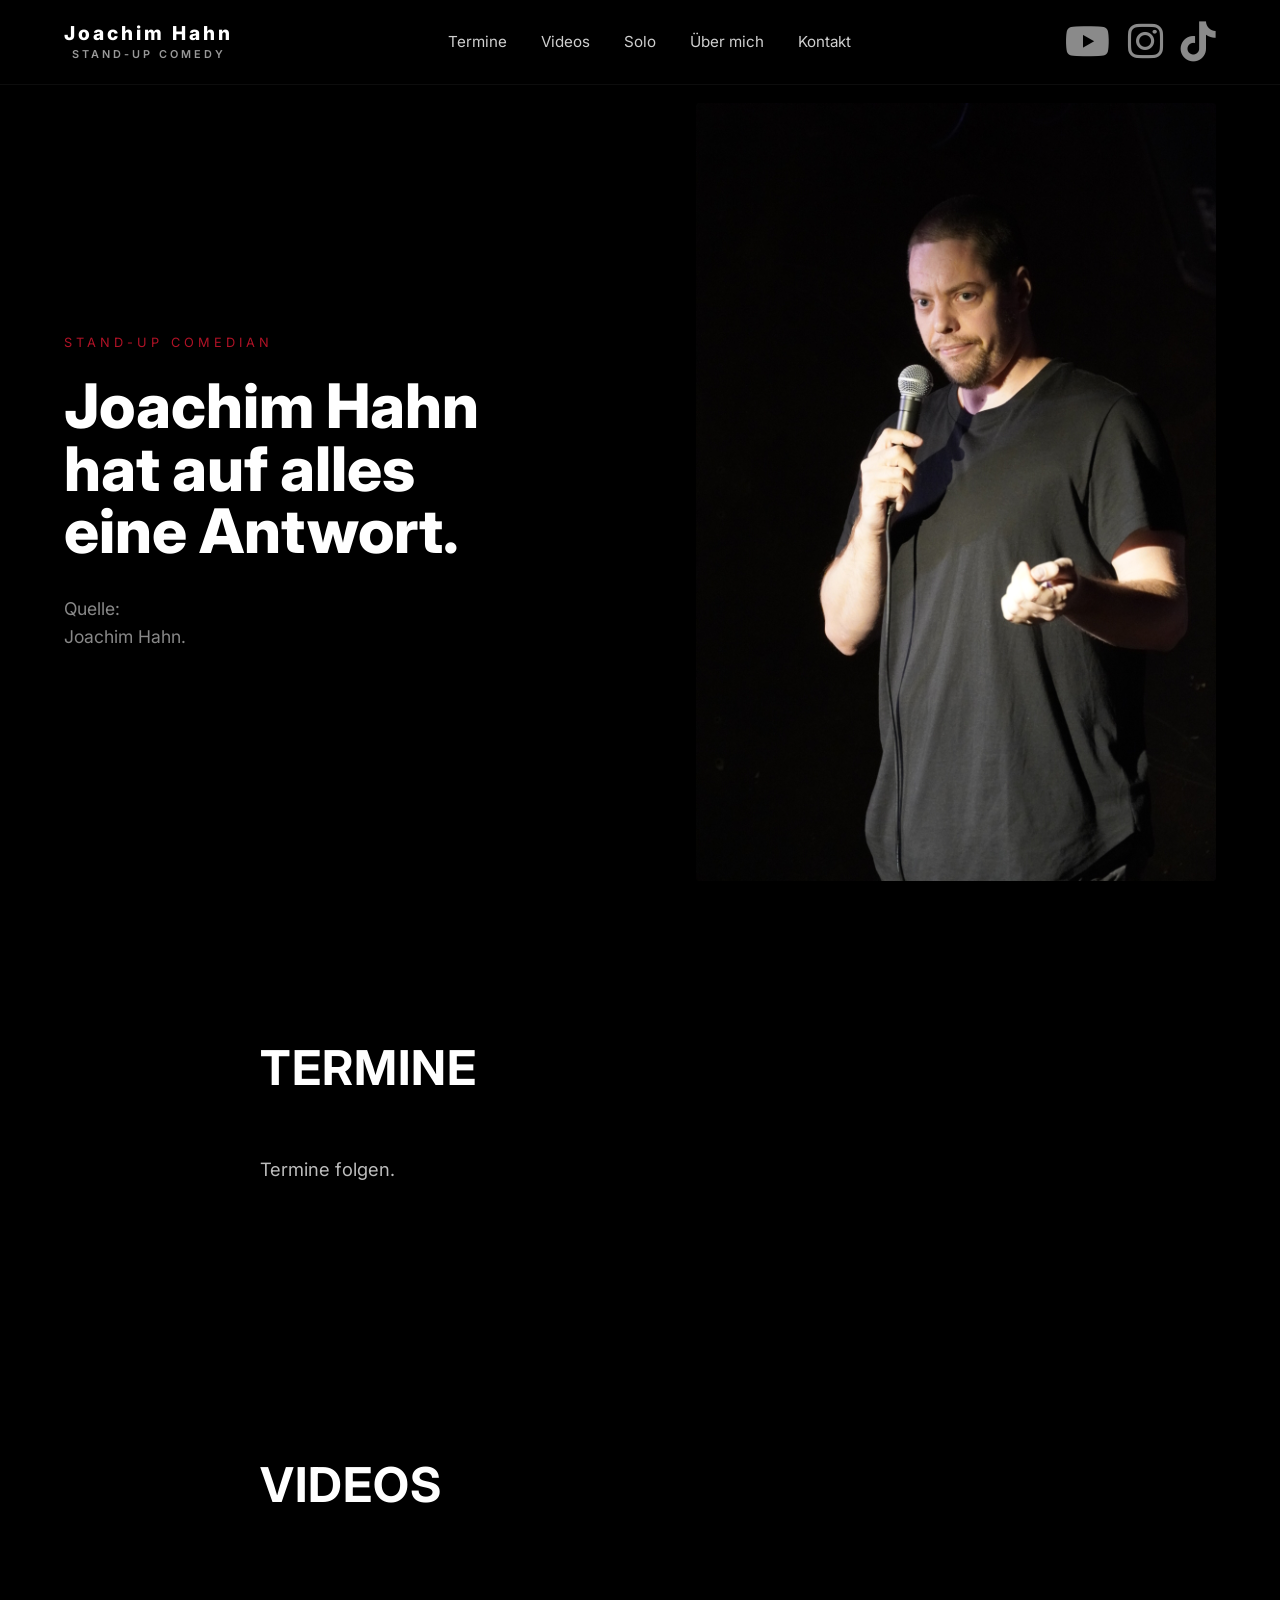
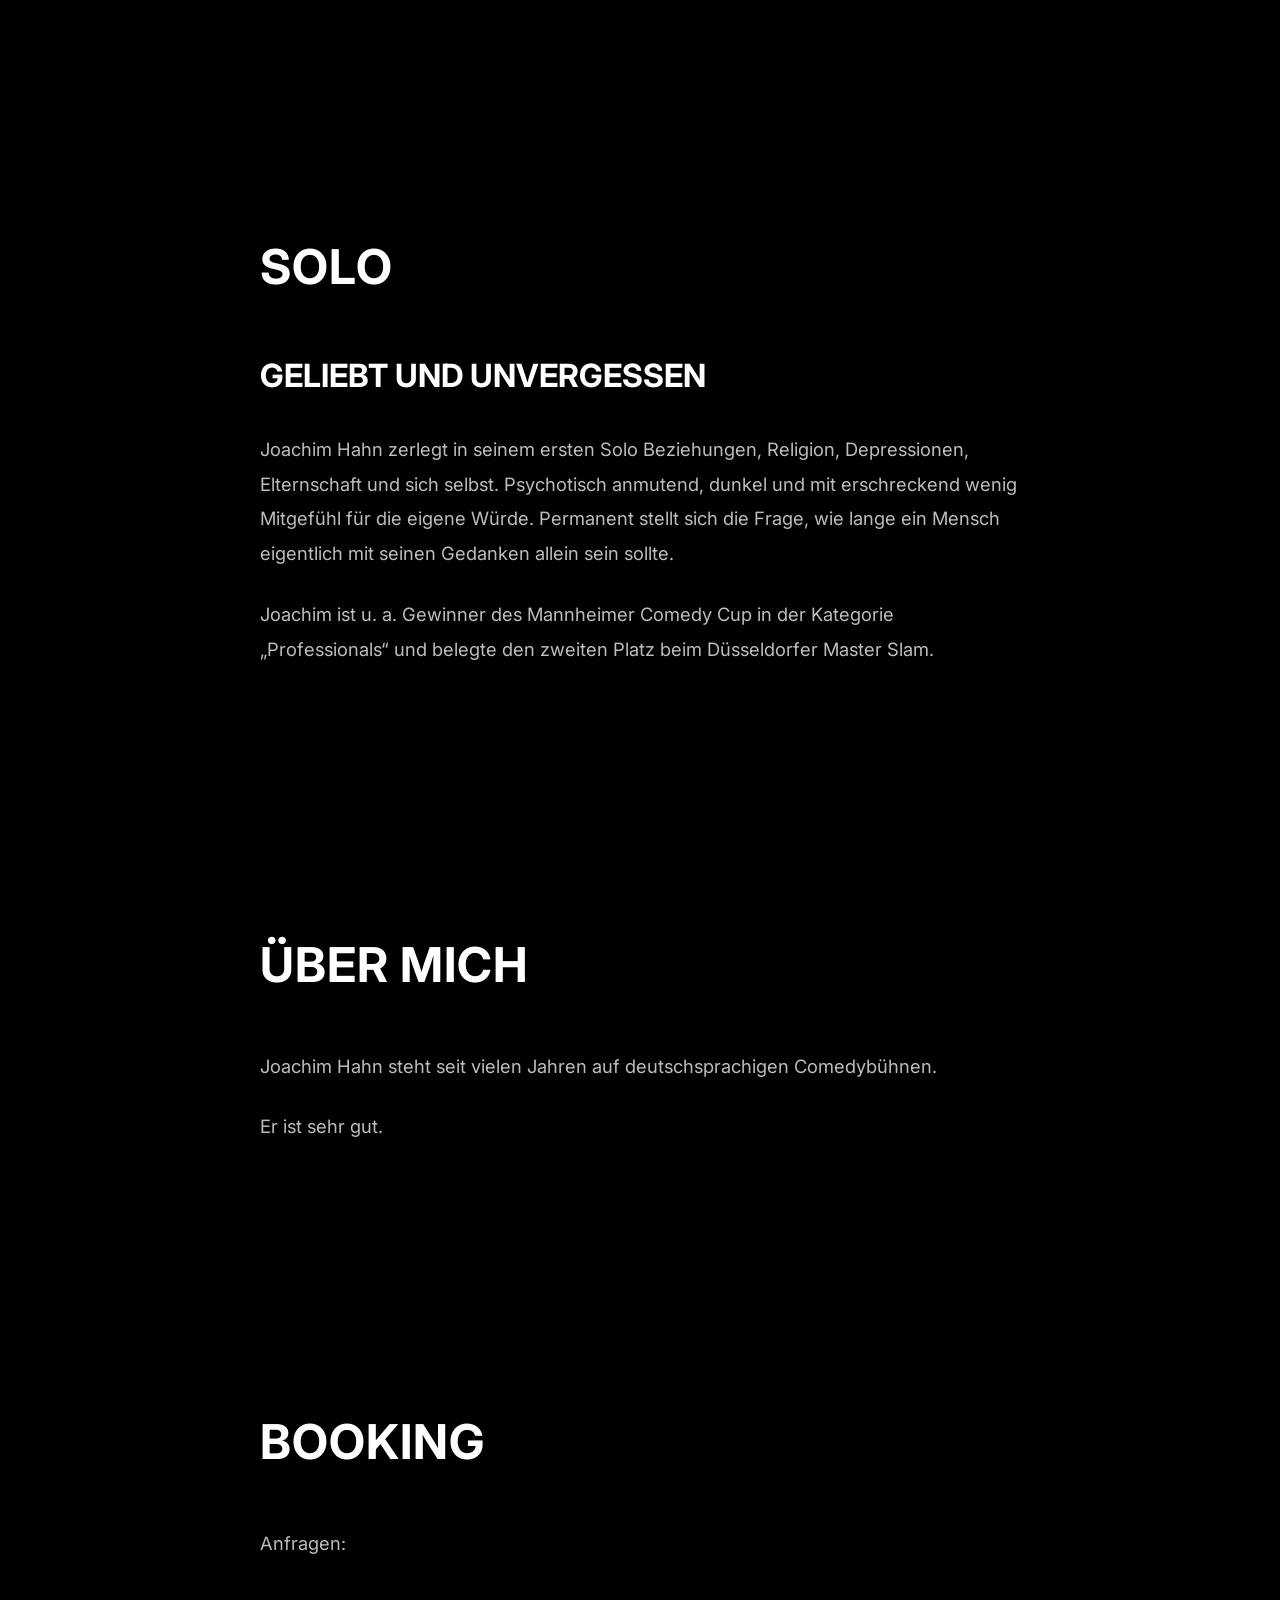
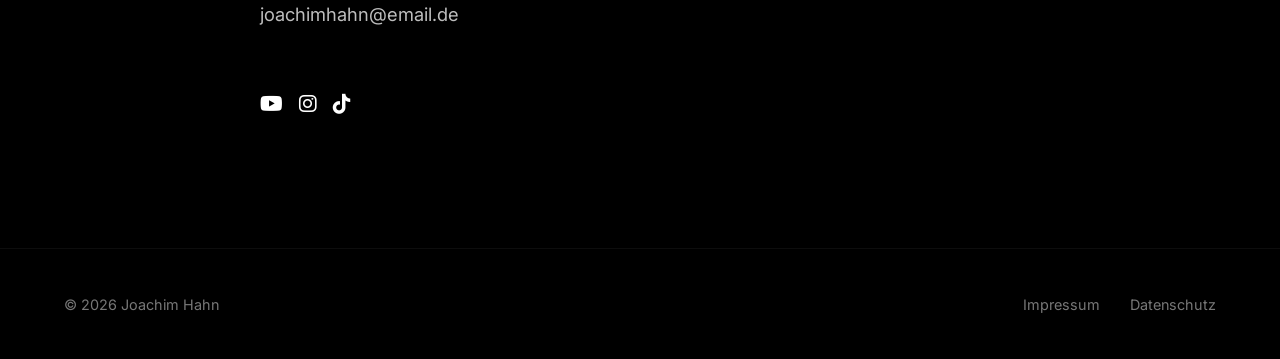
<file: index.html>
<!DOCTYPE html>
<html lang="de">

<head>

    <meta charset="UTF-8">
    <meta name="viewport" content="width=device-width, initial-scale=1.0">
    <meta name="description" content="Offizielle Website von Stand-up-Comedian Joachim Hahn. Termine, Videos und Booking.">

<meta name="google-site-verification" content="GJhhvcgu6PxmQcLxIPxDcZdOvM5nAawl3bdJXEnmdZo" />

    <title>Joachim Hahn | Stand-up Comedian</title>

    <link rel="preconnect" href="https://fonts.googleapis.com">
    <link rel="preconnect" href="https://fonts.gstatic.com" crossorigin>

    <link href="https://fonts.googleapis.com/css2?family=Inter:wght@300;400;500;600;700;800&display=swap"
        rel="stylesheet">

    <link rel="stylesheet" href="assets/css/style.css">

<link rel="stylesheet" href="https://cdnjs.cloudflare.com/ajax/libs/font-awesome/6.5.2/css/all.min.css">

<script type="application/ld+json">
{
  "@context": "https://schema.org",
  "@type": "Person",
  "name": "Joachim Hahn",
  "jobTitle": "Stand-up Comedian",
  "description": "Stand-up-Comedian aus Deutschland. Buchbar für Comedy-Shows.",
  "url": "https://joachimhahn.com",
  "image": "https://joachimhahn.com/img/hero.JPG",
  "email": "mailto:joachimhahn@email.de",
  "nationality": "German",
  "sameAs": [
    "https://www.instagram.com/hahn.solo.7/",
    "https://www.youtube.com/@joachimhahn",
    "https://www.tiktok.com/@joachimhahncomedy"
  ]
}
</script>

</head>

<body>

   <header>

    <div class="container header-inner">

        <a href="#" class="logo">
    <span>Joachim Hahn</span>
    <small>Stand-up Comedy</small>
</a>

        <nav>
            <a href="#termine">Termine</a>
            <a href="#videos">Videos</a>
            <a href="#solo">Solo</a>
            <a href="#about">Über mich</a>
            <a href="#kontakt">Kontakt</a>
        </nav>

        <div class="header-social">

<a href="https://youtube.com/joachimhahn">
    <i class="fa-brands fa-youtube" style="font-size:40px;"></i>
</a>

<a href="https://instagram.com/hahn.solo.7">
    <i class="fa-brands fa-instagram" style="font-size:40px;"></i>
</a>

<a href="https://tiktok.com/@joachimhahncomedy">
    <i class="fa-brands fa-tiktok" style="font-size:40px;"></i>
</a>

        </div>

    </div>

</header>



    <section class="hero">

        <div class="container hero-grid">

            <div>

                <p class="eyebrow">
                    STAND-UP COMEDIAN
                </p>

                <h1>
                    Joachim Hahn<br>
                    hat auf alles<br>
                    eine Antwort.
                </h1>

                <p class="source">
                    Quelle:<br>
                    Joachim Hahn.
                </p>

            </div>

            <div class="hero-image">

               <img src="assets/img/hero.JPG" alt="Joachim Hahn">

            </div>

        </div>

    </section>



    <section id="termine" class="section">

        <div class="container narrow">

            <h2>TERMINE</h2>

            <p>
                Termine folgen.
            </p>

        </div>

    </section>



    <section id="videos" class="section">

        <div class="container narrow">

            <h2>VIDEOS</h2>

            <!-- Hier kommen später deine YouTube-Videos hin -->

        </div>

    </section>



    <section id="solo" class="section">

    <div class="container narrow">

        <h2>SOLO</h2>

        <h3>GELIEBT UND UNVERGESSEN</h3>

        <p>
            Joachim Hahn zerlegt in seinem ersten Solo Beziehungen,
            Religion, Depressionen, Elternschaft und sich selbst.
            Psychotisch anmutend, dunkel und mit erschreckend wenig
            Mitgefühl für die eigene Würde. Permanent stellt sich die
            Frage, wie lange ein Mensch eigentlich mit seinen Gedanken
            allein sein sollte.
        </p>

        <br>

        <p>
            Joachim ist u.&nbsp;a. Gewinner des Mannheimer Comedy Cup
            in der Kategorie „Professionals“ und belegte den zweiten
            Platz beim Düsseldorfer Master Slam.
        </p>

    </div>

</section>

    <section id="about" class="section">

        <div class="container narrow">

            <h2>ÜBER MICH</h2>

            <p>
                Joachim Hahn steht seit vielen Jahren auf
                deutschsprachigen Comedybühnen.
            </p>

            <br>

            <p>
                Er ist sehr gut.
            </p>

        </div>

    </section>



    <section id="kontakt" class="section">

        <div class="container narrow">

            <h2>BOOKING</h2>

            <p>
                Anfragen:
            </p>

            <br>

            <p>
                <a href="mailto:joachimhahn@email.de">
                    joachimhahn@email.de
                </a>
            </p>

            <br><br>

            <div class="social-links">

<a href="https://youtube.com/joachimhahn" style="margin-right:12px;">
    <i class="fa-brands fa-youtube" style="font-size:20px;"></i>
</a>

<a href="https://instagram.com/hahn.solo.7" style="margin-right:12px;">
    <i class="fa-brands fa-instagram" style="font-size:20px;"></i>
</a>

<a href="https://tiktok.com/@joachimhahncomedy">
    <i class="fa-brands fa-tiktok" style="font-size:20px;"></i>
</a>

            </div>

        </div>

    </section>



    <footer>

        <div class="container footer">

            <p>
                © 2026 Joachim Hahn
            </p>

            <div>

<a href="impressum.html">Impressum</a>

<a href="datenschutz.html">Datenschutz</a>

            </div>

        </div>

    </footer>
<script>
const observer = new IntersectionObserver((entries) => {
    entries.forEach(entry => {
        if(entry.isIntersecting){
            entry.target.classList.add("show");
        }
    });
},{
    threshold:0.15
});

document.querySelectorAll(".section").forEach(section=>{
    observer.observe(section);
});
</script>
</body>

</html>
</file>
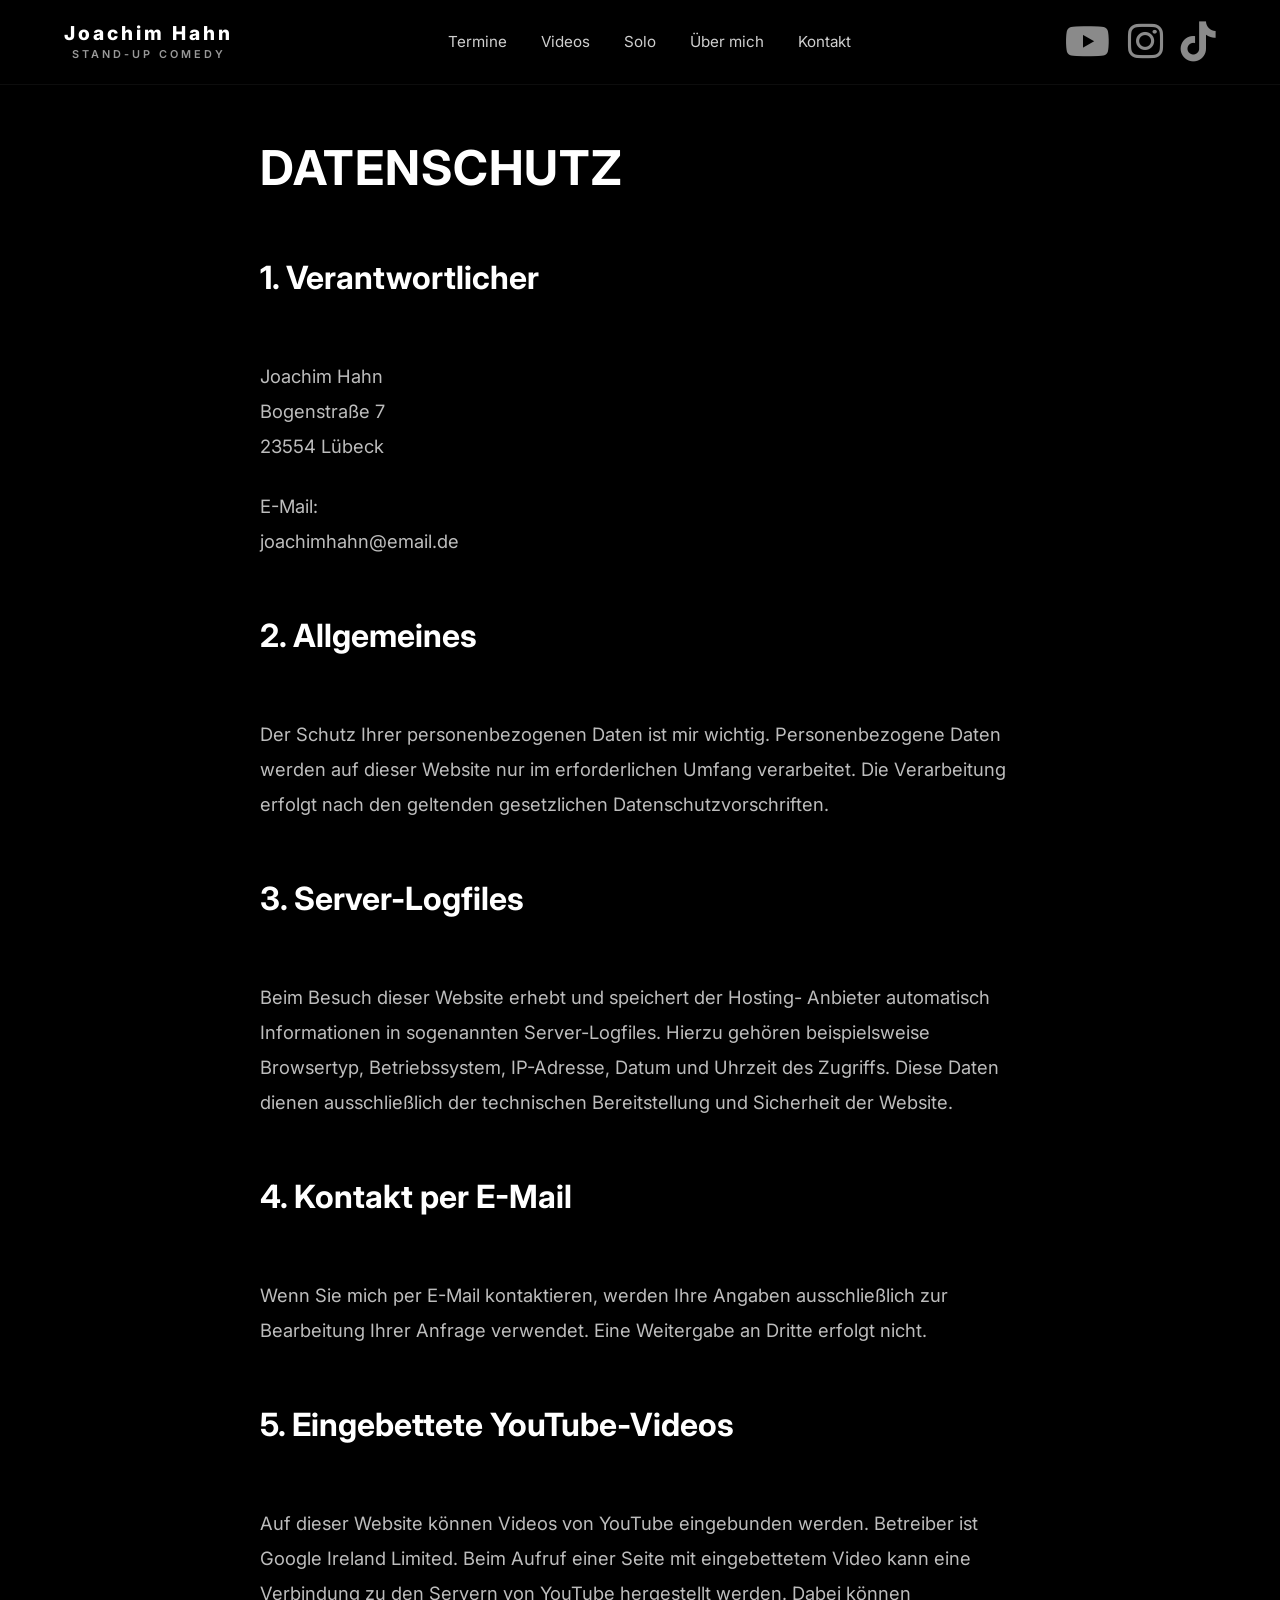
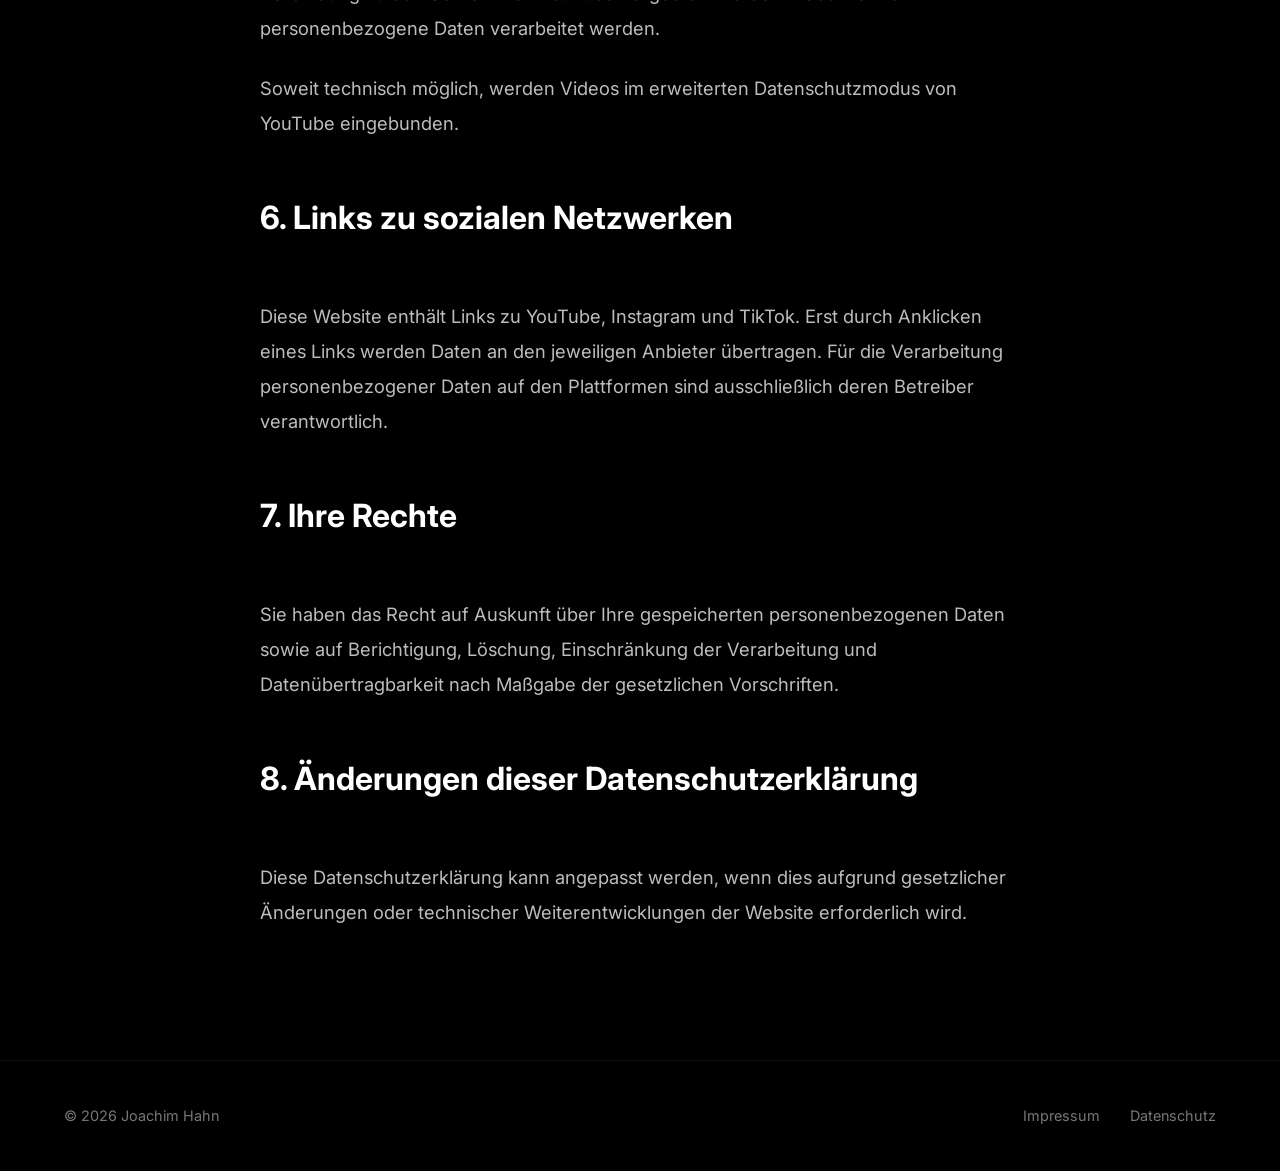
<file: datenschutz.html>
<!DOCTYPE html>
<html lang="de">

<head>

    <meta charset="UTF-8">
    <meta name="viewport" content="width=device-width, initial-scale=1.0">

    <title>Datenschutz | Joachim Hahn</title>

    <link rel="preconnect" href="https://fonts.googleapis.com">
    <link rel="preconnect" href="https://fonts.gstatic.com" crossorigin>

    <link href="https://fonts.googleapis.com/css2?family=Inter:wght@300;400;500;600;700;800&display=swap"
        rel="stylesheet">

    <link rel="stylesheet" href="assets/css/style.css">

    <link rel="stylesheet"
        href="https://cdnjs.cloudflare.com/ajax/libs/font-awesome/6.5.2/css/all.min.css">

</head>

<body>

    <header>

        <div class="container header-inner">

            <a href="index.html" class="logo">
    <span>Joachim Hahn</span>
    <small>Stand-up Comedy</small>
</a>

            <nav>
                <a href="index.html#termine">Termine</a>
                <a href="index.html#videos">Videos</a>
                <a href="index.html#solo">Solo</a>
                <a href="index.html#about">Über mich</a>
                <a href="index.html#kontakt">Kontakt</a>
            </nav>

            <div class="header-social">

                <a href="https://youtube.com/joachimhahn">
                    <i class="fa-brands fa-youtube" style="font-size:40px;"></i>
                </a>

                <a href="https://instagram.com/hahn.solo.7">
                    <i class="fa-brands fa-instagram" style="font-size:40px;"></i>
                </a>

                <a href="https://tiktok.com/@joachimhahncomedy">
                    <i class="fa-brands fa-tiktok" style="font-size:40px;"></i>
                </a>

            </div>

        </div>

    </header>

<main class="legal-page">
<section class="section legal-section">

        <div class="container narrow">

            <h2>DATENSCHUTZ</h2>

            <h3>1. Verantwortlicher</h3>

            <br>

            <p>
                Joachim Hahn<br>
                Bogenstraße 7<br>
                23554 Lübeck
            </p>

            <br>

            <p>
                E-Mail:<br>
                <a href="mailto:joachimhahn@email.de">
                    joachimhahn@email.de
                </a>
            </p>

            <br><br>

            <h3>2. Allgemeines</h3>

            <br>

            <p>
                Der Schutz Ihrer personenbezogenen Daten ist mir wichtig.
                Personenbezogene Daten werden auf dieser Website nur im
                erforderlichen Umfang verarbeitet. Die Verarbeitung erfolgt
                nach den geltenden gesetzlichen Datenschutzvorschriften.
            </p>

            <br><br>

            <h3>3. Server-Logfiles</h3>

            <br>

            <p>
                Beim Besuch dieser Website erhebt und speichert der Hosting-
                Anbieter automatisch Informationen in sogenannten
                Server-Logfiles. Hierzu gehören beispielsweise Browsertyp,
                Betriebssystem, IP-Adresse, Datum und Uhrzeit des Zugriffs.
                Diese Daten dienen ausschließlich der technischen
                Bereitstellung und Sicherheit der Website.
            </p>

            <br><br>

            <h3>4. Kontakt per E-Mail</h3>

            <br>

            <p>
                Wenn Sie mich per E-Mail kontaktieren, werden Ihre Angaben
                ausschließlich zur Bearbeitung Ihrer Anfrage verwendet.
                Eine Weitergabe an Dritte erfolgt nicht.
            </p>

            <br><br>

            <h3>5. Eingebettete YouTube-Videos</h3>

            <br>

            <p>
                Auf dieser Website können Videos von YouTube eingebunden
                werden. Betreiber ist Google Ireland Limited.
                Beim Aufruf einer Seite mit eingebettetem Video kann eine
                Verbindung zu den Servern von YouTube hergestellt werden.
                Dabei können personenbezogene Daten verarbeitet werden.
            </p>

            <br>

            <p>
                Soweit technisch möglich, werden Videos im erweiterten
                Datenschutzmodus von YouTube eingebunden.
            </p>

            <br><br>

            <h3>6. Links zu sozialen Netzwerken</h3>

            <br>

            <p>
                Diese Website enthält Links zu YouTube, Instagram und TikTok.
                Erst durch Anklicken eines Links werden Daten an den jeweiligen
                Anbieter übertragen. Für die Verarbeitung personenbezogener
                Daten auf den Plattformen sind ausschließlich deren Betreiber
                verantwortlich.
            </p>

            <br><br>

            <h3>7. Ihre Rechte</h3>

            <br>

            <p>
                Sie haben das Recht auf Auskunft über Ihre gespeicherten
                personenbezogenen Daten sowie auf Berichtigung, Löschung,
                Einschränkung der Verarbeitung und Datenübertragbarkeit nach
                Maßgabe der gesetzlichen Vorschriften.
            </p>

            <br><br>

            <h3>8. Änderungen dieser Datenschutzerklärung</h3>

            <br>

            <p>
                Diese Datenschutzerklärung kann angepasst werden, wenn dies
                aufgrund gesetzlicher Änderungen oder technischer
                Weiterentwicklungen der Website erforderlich wird.
            </p>

        </div>

    </section>
</main>
    <footer>

        <div class="container footer">

            <p>
                © 2026 Joachim Hahn
            </p>

            <div>

                <a href="impressum.html">Impressum</a>

                <a href="datenschutz.html">Datenschutz</a>

            </div>

        </div>

    </footer>

</body>

</html>
</file>
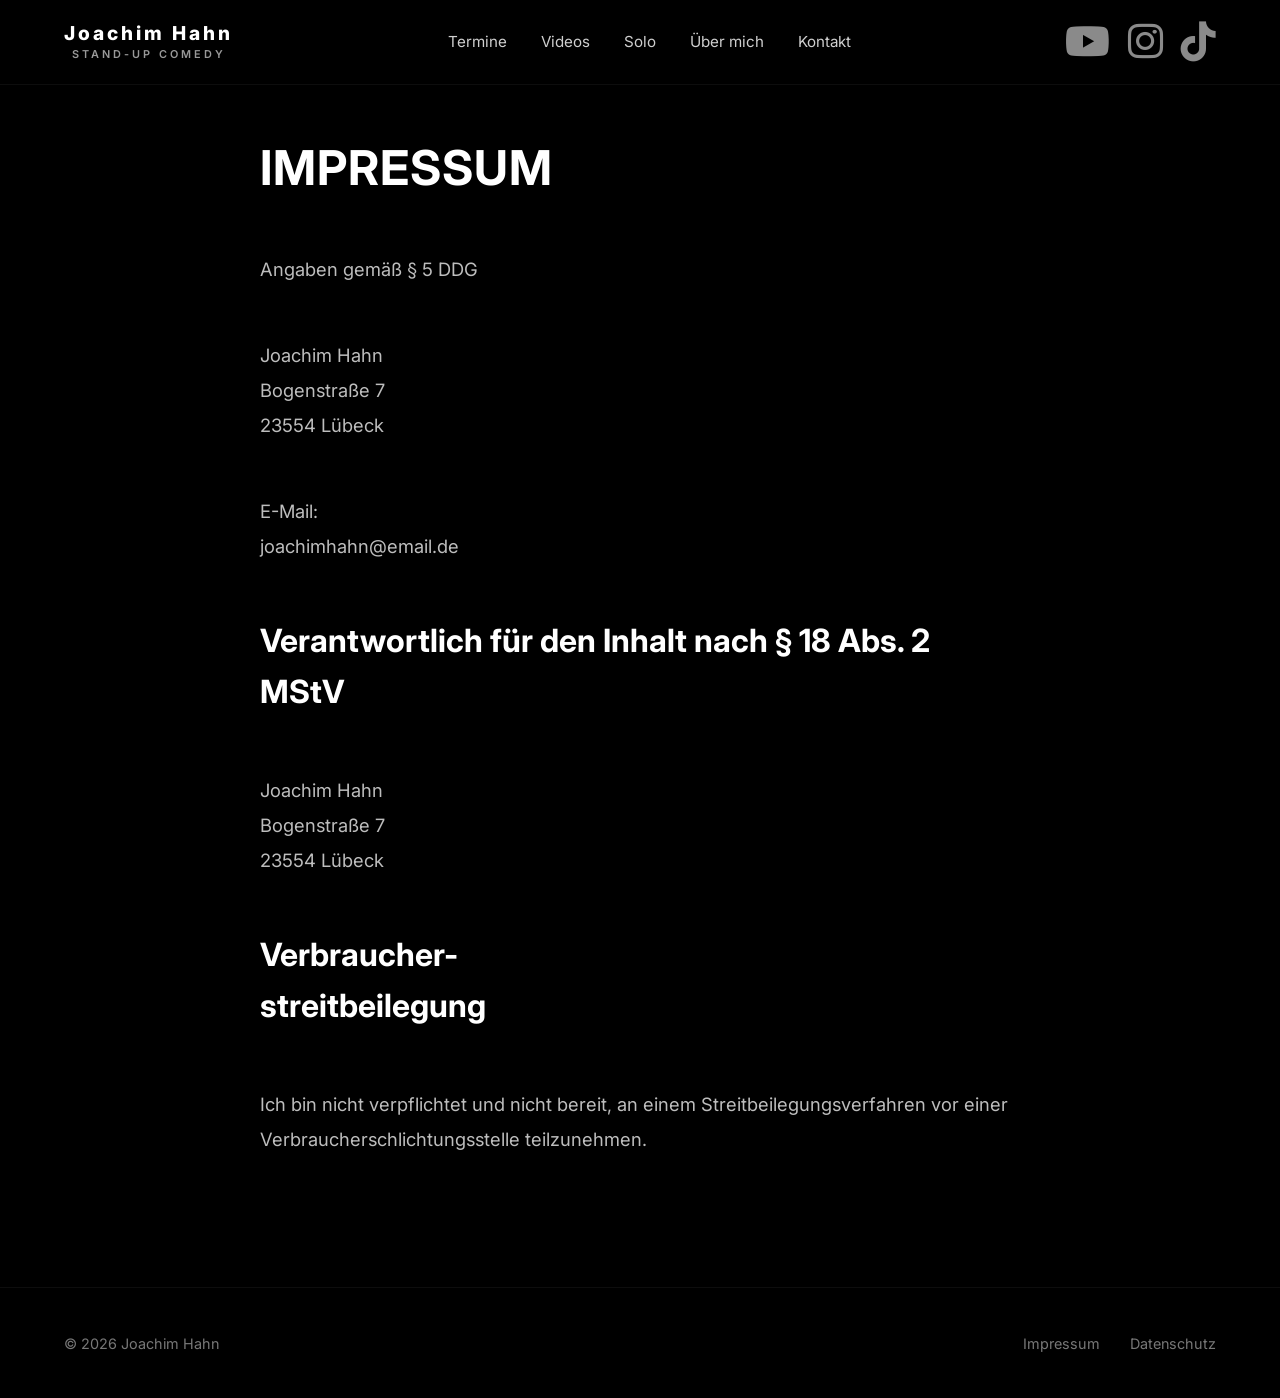
<file: impressum.html>
<!DOCTYPE html>
<html lang="de">

<head>

    <meta charset="UTF-8">
    <meta name="viewport" content="width=device-width, initial-scale=1.0">

    <title>Impressum | Joachim Hahn</title>

    <link rel="preconnect" href="https://fonts.googleapis.com">
    <link rel="preconnect" href="https://fonts.gstatic.com" crossorigin>

    <link href="https://fonts.googleapis.com/css2?family=Inter:wght@300;400;500;600;700;800&display=swap"
        rel="stylesheet">

    <link rel="stylesheet" href="assets/css/style.css">

    <link rel="stylesheet"
        href="https://cdnjs.cloudflare.com/ajax/libs/font-awesome/6.5.2/css/all.min.css">

</head>

<body>

    <header>

        <div class="container header-inner">

            <a href="index.html" class="logo">
    <span>Joachim Hahn</span>
    <small>Stand-up Comedy</small>
</a>

            <nav>
                <a href="index.html#termine">Termine</a>
                <a href="index.html#videos">Videos</a>
                <a href="index.html#solo">Solo</a>
                <a href="index.html#about">Über mich</a>
                <a href="index.html#kontakt">Kontakt</a>
            </nav>

            <div class="header-social">

                <a href="https://youtube.com/joachimhahn">
                    <i class="fa-brands fa-youtube" style="font-size:40px;"></i>
                </a>

                <a href="https://instagram.com/hahn.solo.7">
                    <i class="fa-brands fa-instagram" style="font-size:40px;"></i>
                </a>

                <a href="https://tiktok.com/@joachimhahncomedy">
                    <i class="fa-brands fa-tiktok" style="font-size:40px;"></i>
                </a>

            </div>

        </div>

    </header>

 <main class="legal-page">
  <section class="section legal-section">

        <div class="container narrow">

            <h2>IMPRESSUM</h2>

            <p>Angaben gemäß § 5 DDG</p>

            <br><br>

            <p>
                Joachim Hahn<br>
                Bogenstraße 7<br>
                23554 Lübeck
            </p>

            <br><br>

            <p>
                E-Mail:<br>
                <a href="mailto:joachimhahn@email.de">
                    joachimhahn@email.de
                </a>
            </p>

            <br><br>

            <h3>Verantwortlich für den Inhalt nach § 18 Abs. 2 MStV</h3>

            <br>

            <p>
                Joachim Hahn<br>
                Bogenstraße 7<br>
                23554 Lübeck
            </p>

            <br><br>

            <h3>Verbraucher-<br>streitbeilegung</h3>

            <br>

            <p>
                Ich bin nicht verpflichtet und nicht bereit, an einem
                Streitbeilegungsverfahren vor einer
                Verbraucherschlichtungsstelle teilzunehmen.
            </p>

        </div>

    </section>
</main>
    <footer>

        <div class="container footer">

            <p>
                © 2026 Joachim Hahn
            </p>

            <div>

                <a href="impressum.html">Impressum</a>

                <a href="datenschutz.html">Datenschutz</a>

            </div>

        </div>

    </footer>

</body>

</html>
</file>
<file: assets/css/style.css>
*,
*::before,
*::after{
    margin:0;
    padding:0;
    box-sizing:border-box;
}

:root{
    --accent:#b11226;
}

html{
    scroll-behavior:smooth;
}

body{
    font-family:"Inter",sans-serif;
    background:#000;
    color:#fff;
    line-height:1.6;
    -webkit-font-smoothing:antialiased;
}

img{
    display:block;
    max-width:100%;
}

a{
    color:inherit;
    text-decoration:none;
    transition:.25s;
}

a:hover{
    opacity:.7;
}

ul{
    list-style:none;
}

.container{
    width:min(1180px,90%);
    margin:auto;
}

/* ================= HEADER ================= */

header{
    position:fixed;
    top:0;
    left:0;
    width:100%;
    background:rgba(0,0,0,.9);
    backdrop-filter:blur(14px);
    border-bottom:1px solid rgba(255,255,255,.05);
    z-index:1000;
}

.header-inner{
    height:84px;
    display:flex;
    align-items:center;
    justify-content:space-between;
}

.logo{
    color:#fff;
    font-size:1.2rem;
    font-weight:800;
    letter-spacing:3px;
    white-space:nowrap;
}

.logo{
    display:flex;
    flex-direction:column;
    align-items:center;
    line-height:1;
}

.logo span{
    display:block;
}

.logo small{
    display:block;
    margin-top:6px;
    font-size:0.68rem;
    font-weight:600;
    letter-spacing:3px;
    text-transform:uppercase;
    opacity:0.6;
}

.logo:hover{
    color:var(--accent);
    opacity:1;
}

nav{
    display:flex;
    gap:34px;
}

nav a{
    color:#cfcfcf;
    font-size:.95rem;
}

nav a:hover{
color:var(--accent);
    opacity:1;
}

.header-social{
    display:flex;
    gap:18px;
}

.header-social a{
    color:#8a8a8a;
    font-size:.9rem;
}

.header-social a:hover{
    color:var(--accent);
    opacity:1;
}
/* ================= HERO ================= */

.hero{
    min-height:100vh;
    padding-top:84px;
    display:flex;
    align-items:center;
}

.hero-grid{
    display:grid;
    grid-template-columns:1fr 520px;
    gap:90px;
    align-items:center;
}

.eyebrow{
    color:var(--accent);
    letter-spacing:4px;
    font-size:.8rem;
    margin-bottom:22px;
}

.hero h1{
    font-size:clamp(2.6rem,4.8vw,4.5rem);
    line-height:1.02;
    margin-bottom:32px;
    font-weight:800;
}

.source{
    color:#888;
    font-size:1.1rem;
}

.hero-image{
    display:flex;
    justify-content:flex-end;
}

.hero-image img{
    width:100%;
    border-radius:4px;
}

/* ================= CONTENT ================= */

.section{
    padding:130px 0;
}

.narrow{
    max-width:760px;
}

.section h2{
    font-size:3rem;
    margin-bottom:45px;
    letter-spacing:1px;
}

.section p{
    color:#bdbdbd;
    font-size:1.15rem;
    line-height:1.9;
}

#kontakt p{
    margin-bottom:10px;
}

.social-links a:hover{
    color:var(--accent);
    opacity:1;
}

/* ================= FOOTER ================= */

footer{
    border-top:1px solid rgba(255,255,255,.05);
}

.footer{
    height:110px;
    display:flex;
    justify-content:space-between;
    align-items:center;
    color:#777;
    font-size:.9rem;
}

.footer div{
    display:flex;
    gap:30px;
}

.footer a:hover{
    color:var(--accent);
    opacity:1;
}

/* ================= MOBILE ================= */

.legal-section{
    padding-top:130px;
}

@media (max-width:768px){

    .header-inner{
        height:auto;
        padding:15px 0;
        flex-direction:column;
        gap:15px;
    }

    nav{
        display:none;
    }

    .header-social{
        gap:20px;
    }

    .social-links{
        justify-content:center;
        flex-wrap:wrap;
    }

    .hero{
        min-height:auto;
        padding:170px 0 70px;
    }

    .hero-grid{
        grid-template-columns:1fr;
        gap:55px;
    }

    .hero-image{
        justify-content:center;
    }

    .hero-image img{
        max-width:520px;
    }

   .hero h1{
    font-size:3.1rem;
    line-height:1.1;
}

    .section{
        padding:90px 0;
    }

    .legal-section{
        padding-top:140px;
    }

    .section h2{
        font-size:1.8rem;
    }

    .section h3{
    font-size:1.4rem;
    line-height:1.3;
}

    .footer{
        height:auto;
        padding:40px 0;
        flex-direction:column;
        gap:20px;
    }

    .footer div{
        display:flex;
        justify-content:center;
        gap:18px;
        flex-wrap:wrap;
    }

}
.section h3{
    font-size:2rem;
    margin-bottom:30px;
    font-weight:700;
    color:#fff;
}
</file>
